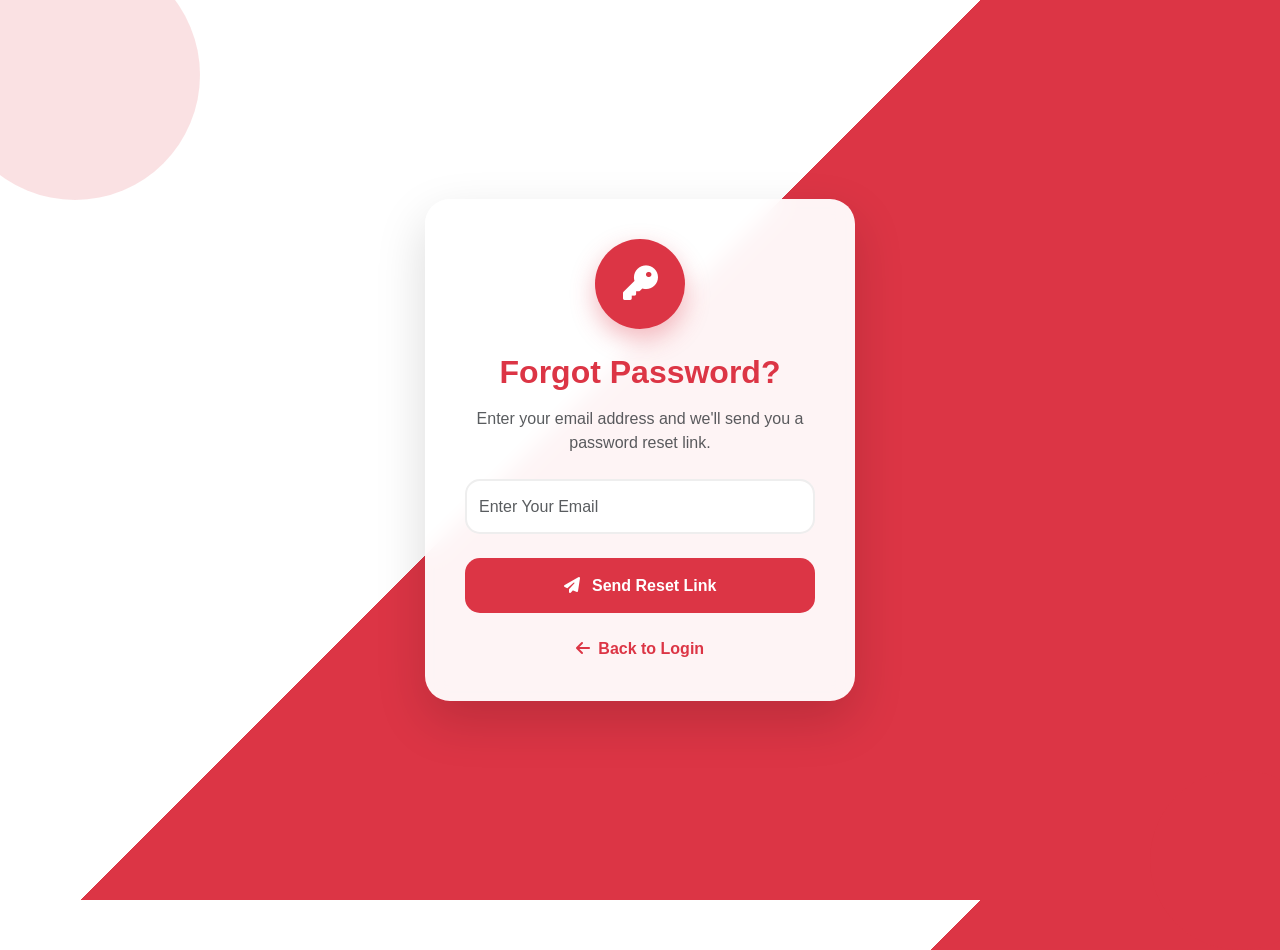
<file: bootforgtpass.html>
<!DOCTYPE html>
<html lang="en">
<head>
<meta charset="UTF-8">
<meta name="viewport" content="width=device-width, initial-scale=1.0">

<title>Forgot Password</title>

<link href="https://cdn.jsdelivr.net/npm/bootstrap@5.3.3/dist/css/bootstrap.min.css" rel="stylesheet">
<link rel="stylesheet" href="https://cdnjs.cloudflare.com/ajax/libs/font-awesome/6.5.2/css/all.min.css">
<link rel="stylesheet" href="./bootforgtpass.css">
</head>
<body>

<div class="circle"></div>
<div class="circle"></div>

<div class="forgot-card">

    <div class="lock-icon mb-4">
        <i class="fas fa-key"></i>
    </div>

    <h2 class="text-center mb-3">
        Forgot Password?
    </h2>

    <p class="text-center text-muted info mb-4">
        Enter your email address and we'll send you a password reset link.
    </p>

    <form>

        <div class="mb-4">
            <input
                type="email"
                class="form-control"
                placeholder="Enter Your Email">
        </div>

        <button class="reset-btn">
            <i class="fas fa-paper-plane me-2"></i>
            Send Reset Link
        </button>

        <div class="text-center mt-4">
            <a href="./bootlogin.html" class="back-link">
                <i class="fas fa-arrow-left me-1"></i>
                Back to Login
            </a>
        </div>

    </form>

</div>

</body>
</html>
</file>
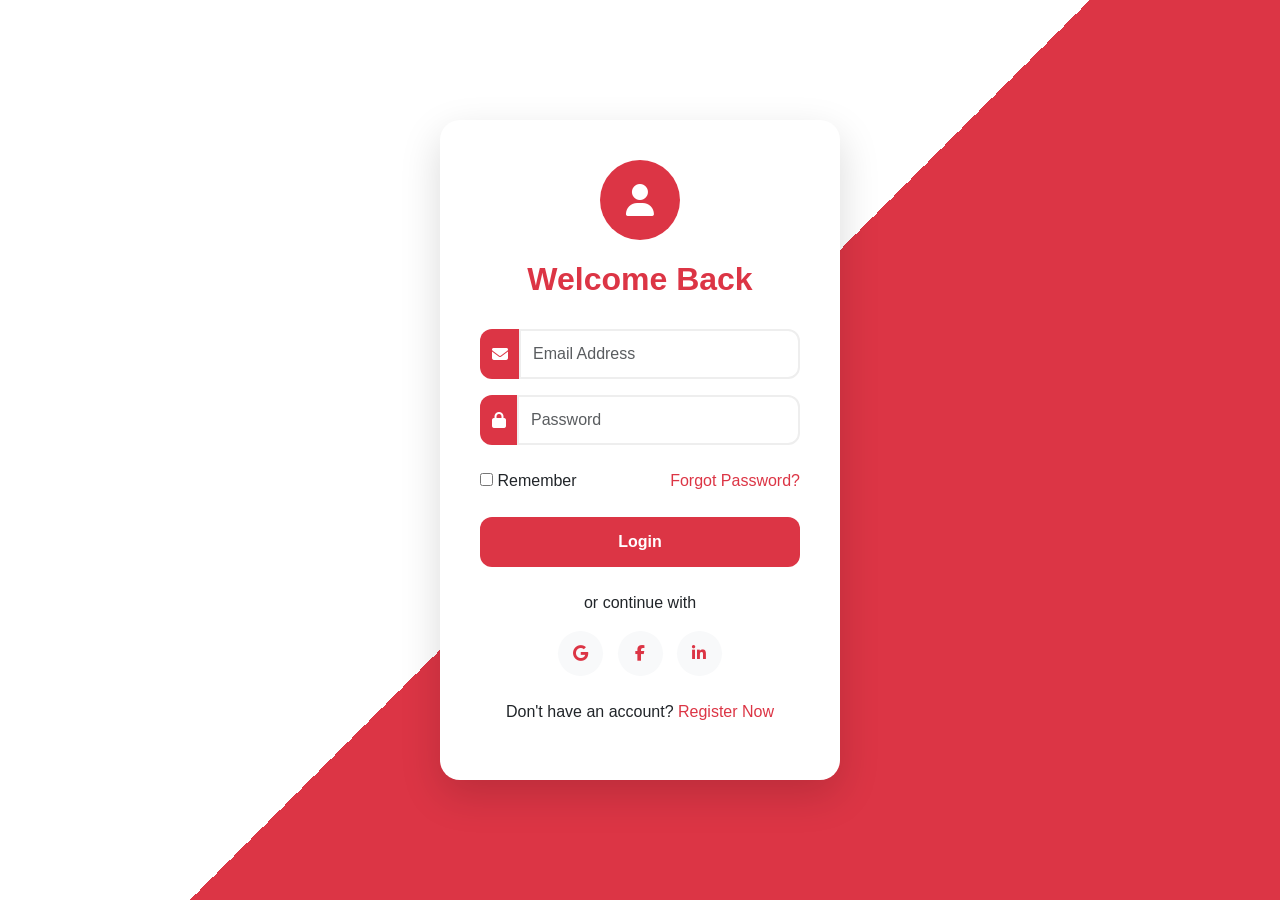
<file: bootlogin.html>
<!DOCTYPE html>
<html lang="en">
<head>
    <meta charset="UTF-8">
    <meta name="viewport" content="width=device-width, initial-scale=1.0">
    <title>Elegant Login Page</title>

    <!-- Bootstrap CSS -->
    <link href="https://cdn.jsdelivr.net/npm/bootstrap@5.3.3/dist/css/bootstrap.min.css" rel="stylesheet">

    <!-- Font Awesome -->
    <link rel="stylesheet" href="https://cdnjs.cloudflare.com/ajax/libs/font-awesome/6.5.2/css/all.min.css">
<link rel="stylesheet" href="./bootlogin.css">
</head>
<body>

<div class="login-card">

    <div class="logo">
        <i class="fas fa-user"></i>
    </div>

    <h2>Welcome Back</h2>

    <form>
        <div class="input-group mb-3">
            <span class="input-group-text">
                <i class="fas fa-envelope"></i>
            </span>
            <input type="email" class="form-control" placeholder="Email Address">
        </div>

        <div class="input-group mb-4">
            <span class="input-group-text">
                <i class="fas fa-lock"></i>
            </span>
            <input type="password" class="form-control" placeholder="Password">
        </div>

        <div class="d-flex justify-content-between mb-4">
            <div>
                <input type="checkbox">
                <label>Remember</label>
            </div>

            <a href="./bootforgtpass.html" class="text-danger text-decoration-none">
                Forgot Password?
            </a>
        </div>

        <button type="submit" class="btn-login">
            Login
        </button>

        <div class="text-center mt-4">
            <p>or continue with</p>

            <div class="social-icons">
                <i class="fab fa-google"></i>
                <i class="fab fa-facebook-f"></i>
                <i class="fab fa-linkedin-in"></i>
            </div>
        </div>

        <div class="links text-center mt-4">
            <p>
                Don't have an account?
                <a href="#">Register Now</a>
            </p>
        </div>
    </form>

</div>

</body>
</html>
</file>
<file: bootforgtpass.css>
body{
    min-height:100vh;
    display:flex;
    justify-content:center;
    align-items:center;
    background:linear-gradient(135deg,#ffffff 45%,#dc3545 45%);
    font-family:'Segoe UI',sans-serif;
    overflow:hidden;
}

/* Floating circles */

.circle{
    position:absolute;
    border-radius:50%;
    background:rgba(220,53,69,.15);
    animation:float 6s infinite ease-in-out;
}

.circle:nth-child(1){
    width:250px;
    height:250px;
    top:-50px;
    left:-50px;
}

.circle:nth-child(2){
    width:180px;
    height:180px;
    bottom:-50px;
    right:-50px;
    animation-delay:2s;
}

@keyframes float{
    0%,100%{
        transform:translateY(0px);
    }
    50%{
        transform:translateY(-30px);
    }
}

/* Card */

.forgot-card{
    width:430px;
    background:rgba(255,255,255,.95);
    backdrop-filter:blur(10px);
    border-radius:25px;
    padding:40px;
    box-shadow:0 20px 50px rgba(0,0,0,.15);
    position:relative;
    z-index:2;
    transition:.5s;
    animation:slideUp .8s ease;
}

.forgot-card:hover{
    transform:translateY(-10px);
    box-shadow:0 30px 60px rgba(220,53,69,.25);
}

@keyframes slideUp{
    from{
        opacity:0;
        transform:translateY(50px);
    }
    to{
        opacity:1;
        transform:translateY(0);
    }
}

/* Icon */

.lock-icon{
    width:90px;
    height:90px;
    background:#dc3545;
    color:#fff;
    border-radius:50%;
    display:flex;
    justify-content:center;
    align-items:center;
    margin:auto;
    font-size:35px;
    box-shadow:0 10px 25px rgba(220,53,69,.35);
    transition:.6s;
}

.lock-icon:hover{
    transform:rotateY(180deg) scale(1.1);
}

h2{
    color:#dc3545;
    font-weight:700;
}

/* Input */

.form-control{
    height:55px;
    border-radius:15px;
    border:2px solid #eee;
    transition:.4s;
}

.form-control:focus{
    border-color:#dc3545;
    box-shadow:0 0 20px rgba(220,53,69,.2);
    transform:scale(1.02);
}

/* Button */

.reset-btn{
    width:100%;
    height:55px;
    border:none;
    border-radius:15px;
    background:#dc3545;
    color:white;
    font-weight:600;
    position:relative;
    overflow:hidden;
    transition:.4s;
}

.reset-btn:hover{
    transform:translateY(-3px);
    box-shadow:0 12px 30px rgba(220,53,69,.35);
}

.reset-btn::before{
    content:'';
    position:absolute;
    top:0;
    left:-100%;
    width:100%;
    height:100%;
    background:linear-gradient(
        120deg,
        transparent,
        rgba(255,255,255,.5),
        transparent
    );
    transition:.7s;
}

.reset-btn:hover::before{
    left:100%;
}

/* Back link */

.back-link{
    color:#dc3545;
    text-decoration:none;
    font-weight:600;
    transition:.3s;
}

.back-link:hover{
    letter-spacing:1px;
}

/* Pulse text */

.info{
    animation:pulse 2s infinite;
}

@keyframes pulse{
    0%{
        opacity:.7;
    }
    50%{
        opacity:1;
    }
    100%{
        opacity:.7;
    }
}
</file>
<file: bootlogin.css>
*{
            margin:0;
            padding:0;
            box-sizing:border-box;
            font-family: 'Segoe UI', sans-serif;
        }

        body{
            min-height:100vh;
            display:flex;
            justify-content:center;
            align-items:center;
            background: linear-gradient(135deg, #ffffff 50%, #dc3545 50%);
            overflow:hidden;
        }

        .login-card{
            width:400px;
            background:#fff;
            border-radius:20px;
            padding:40px;
            box-shadow:0 15px 40px rgba(0,0,0,0.15);
            transition:all 0.4s ease;
            animation:slideUp 0.8s ease;
        }

        .login-card:hover{
            transform:translateY(-8px);
            box-shadow:0 20px 50px rgba(220,53,69,.25);
        }

        .logo{
            width:80px;
            height:80px;
            background:#dc3545;
            color:#fff;
            border-radius:50%;
            display:flex;
            justify-content:center;
            align-items:center;
            margin:0 auto 20px;
            font-size:32px;
            transition:0.4s;
        }

        .logo:hover{
            transform:rotate(360deg);
        }

        h2{
            color:#dc3545;
            font-weight:700;
            text-align:center;
            margin-bottom:30px;
        }

        .form-control{
            height:50px;
            border-radius:12px;
            border:2px solid #eee;
            transition:0.3s;
        }

        .form-control:focus{
            border-color:#dc3545;
            box-shadow:0 0 15px rgba(220,53,69,.2);
        }

        .input-group-text{
            border:none;
            background:#dc3545;
            color:white;
            border-radius:12px 0 0 12px;
        }

        .btn-login{
            width:100%;
            height:50px;
            border:none;
            border-radius:12px;
            background:#dc3545;
            color:white;
            font-weight:600;
            transition:0.4s;
        }

        .btn-login:hover{
            background:#bb2d3b;
            transform:scale(1.03);
            box-shadow:0 10px 25px rgba(220,53,69,.35);
        }

        .links a{
            text-decoration:none;
            color:#dc3545;
            font-weight:500;
            transition:.3s;
        }

        .links a:hover{
            letter-spacing:1px;
        }

        .social-icons i{
            width:45px;
            height:45px;
            line-height:45px;
            text-align:center;
            border-radius:50%;
            background:#f8f9fa;
            color:#dc3545;
            margin:0 5px;
            cursor:pointer;
            transition:.4s;
        }

        .social-icons i:hover{
            background:#dc3545;
            color:#fff;
            transform:translateY(-5px);
        }

        @keyframes slideUp{
            from{
                opacity:0;
                transform:translateY(50px);
            }
            to{
                opacity:1;
                transform:translateY(0);
            }
        }

        @media(max-width:450px){
            .login-card{
                width:90%;
                padding:30px;
            }
        }
</file>
